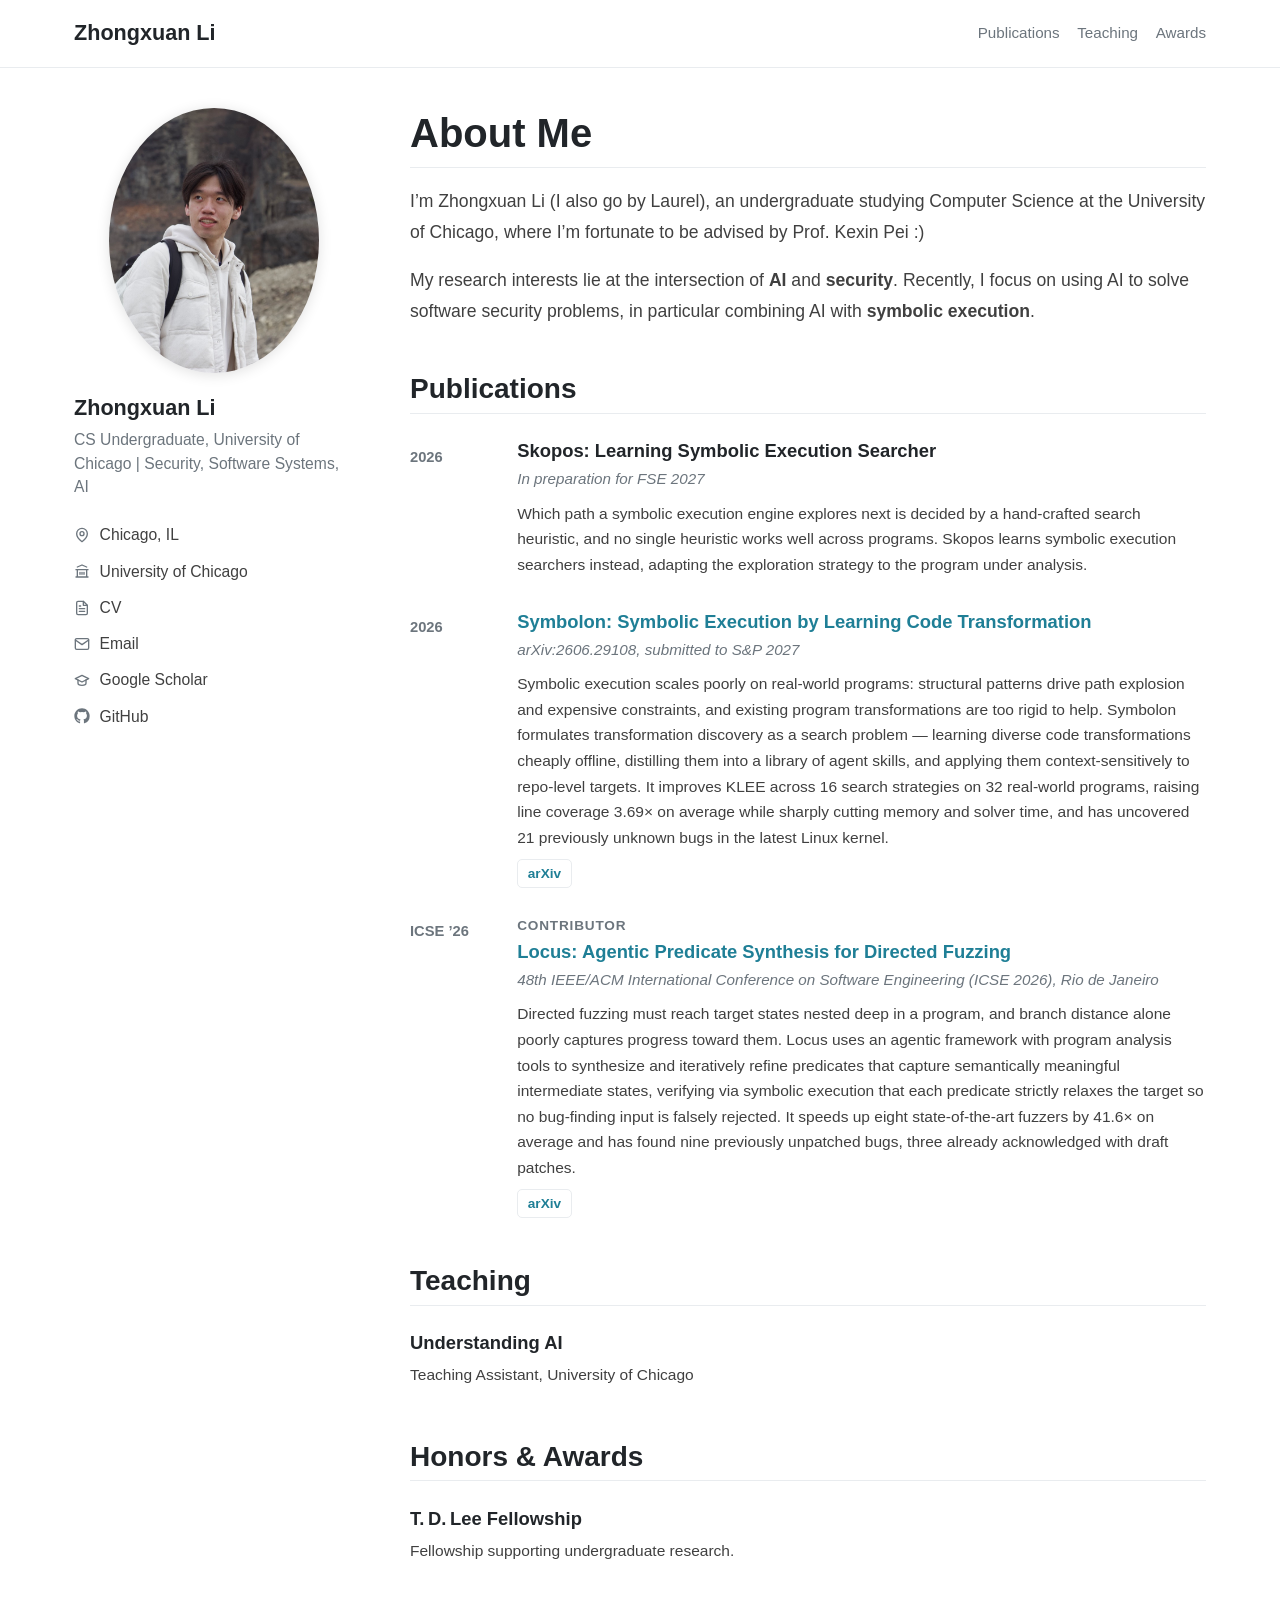
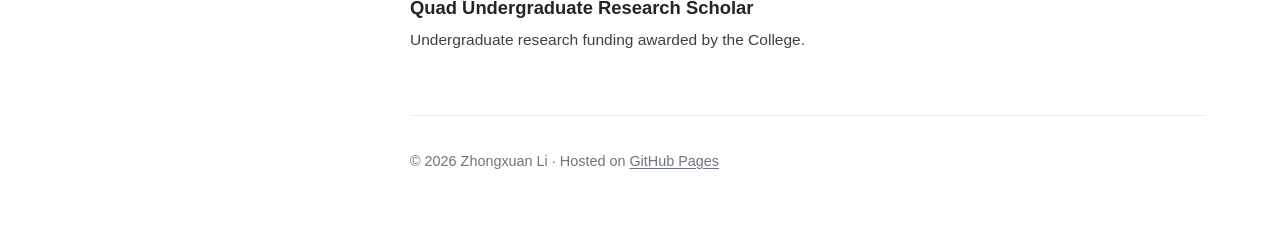
<file: index.html>
<!DOCTYPE html>
<html lang="en">
<head>
<meta charset="utf-8">
<meta name="viewport" content="width=device-width, initial-scale=1">
<title>Zhongxuan Li</title>
<meta name="description" content="Zhongxuan Li (Laurel) — University of Chicago. AI and security: using AI to solve software security problems, in particular combining AI with symbolic execution.">
<meta name="robots" content="noindex, nofollow">
<link rel="stylesheet" href="style.css">
</head>
<body id="top">
<a class="skip" href="#main">Skip to content</a>

<nav class="topbar">
  <div class="topbar-inner">
    <a class="site-title" href="#top">Zhongxuan Li</a>
    <div class="topnav">
      <a href="#publications">Publications</a>
      <a href="#teaching">Teaching</a>
      <a href="#awards">Awards</a>
    </div>
  </div>
</nav>

<div class="page">
  <aside class="profile">
    <button class="avatar-toggle" id="avatar-toggle" type="button" aria-pressed="false"
      aria-label="Reveal a hidden photo">
      <img class="avatar" src="profile.jpg" alt="Zhongxuan Li">
      <img class="avatar avatar-back" src="warmth.jpg"
        alt="Laurel smiling at a birthday cake with two lit candles">
    </button>

    <h2 class="p-name">Zhongxuan Li</h2>
    <!-- Optional: add a pronouns line here, e.g. <p class="p-pronouns">they/them</p> -->
    <p class="p-title">CS Undergraduate, University of Chicago | Security, Software Systems, AI</p>

    <ul class="p-meta">
      <li>
        <svg viewBox="0 0 24 24" width="16" height="16" fill="none" stroke="currentColor" stroke-width="2" stroke-linecap="round" stroke-linejoin="round"><path d="M20 10c0 6-8 12-8 12S4 16 4 10a8 8 0 0 1 16 0z"/><circle cx="12" cy="10" r="3"/></svg>
        <span>Chicago, IL</span>
      </li>
      <li>
        <svg viewBox="0 0 24 24" width="16" height="16" fill="none" stroke="currentColor" stroke-width="2" stroke-linecap="round" stroke-linejoin="round"><path d="M3 21h18M3 10h18M5 6l7-3 7 3M5 10v11M19 10v11M9 14v3M15 14v3M12 14v3"/></svg>
        <span>University of Chicago</span>
      </li>
      <li>
        <svg viewBox="0 0 24 24" width="16" height="16" fill="none" stroke="currentColor" stroke-width="2" stroke-linecap="round" stroke-linejoin="round"><path d="M14 2H6a2 2 0 0 0-2 2v16a2 2 0 0 0 2 2h12a2 2 0 0 0 2-2V8z"/><path d="M14 2v6h6M16 13H8M16 17H8M10 9H8"/></svg>
        <a href="cv.pdf">CV</a>
      </li>
      <li>
        <svg viewBox="0 0 24 24" width="16" height="16" fill="none" stroke="currentColor" stroke-width="2" stroke-linecap="round" stroke-linejoin="round"><rect x="2" y="4" width="20" height="16" rx="2"/><path d="m22 6-10 7L2 6"/></svg>
        <a href="mailto:zxli7@uchicago.edu">Email</a>
      </li>
      <li>
        <svg viewBox="0 0 24 24" width="16" height="16" fill="none" stroke="currentColor" stroke-width="2" stroke-linecap="round" stroke-linejoin="round"><path d="M22 10 12 5 2 10l10 5 10-5z"/><path d="M6 12v5c0 1.7 2.7 3 6 3s6-1.3 6-3v-5"/></svg>
        <!-- Replace YOUR-ID with your Google Scholar profile ID -->
        <a href="https://scholar.google.com/citations?user=YOUR-ID">Google Scholar</a>
      </li>
      <li>
        <svg viewBox="0 0 24 24" width="16" height="16" fill="currentColor"><path d="M12 .5C5.65.5.5 5.65.5 12c0 5.08 3.29 9.39 7.86 10.91.58.11.79-.25.79-.55 0-.27-.01-1.17-.02-2.12-3.2.7-3.87-1.36-3.87-1.36-.52-1.33-1.28-1.68-1.28-1.68-1.04-.71.08-.7.08-.7 1.15.08 1.76 1.19 1.76 1.19 1.03 1.75 2.69 1.25 3.34.95.1-.74.4-1.25.72-1.53-2.55-.29-5.23-1.28-5.23-5.68 0-1.26.45-2.28 1.19-3.09-.12-.29-.52-1.46.11-3.05 0 0 .97-.31 3.17 1.18a11 11 0 0 1 5.78 0c2.2-1.49 3.17-1.18 3.17-1.18.63 1.59.23 2.76.11 3.05.74.81 1.19 1.83 1.19 3.09 0 4.41-2.69 5.38-5.25 5.67.41.35.77 1.05.77 2.12 0 1.53-.01 2.76-.01 3.14 0 .3.2.66.8.55A11.51 11.51 0 0 0 23.5 12C23.5 5.65 18.35.5 12 .5z"/></svg>
        <a href="https://github.com/Laurelli7">GitHub</a>
      </li>
      <!-- Add more profiles the same way, e.g. LinkedIn, X, ORCID -->
    </ul>
  </aside>

  <main id="main">
    <section id="about">
      <h1>About Me</h1>

      <p>I&rsquo;m Zhongxuan Li (I also go by Laurel), an undergraduate studying Computer
        Science at the University of Chicago, where I&rsquo;m fortunate to be advised by
        Prof. Kexin Pei :)</p>

      <p>My research interests lie at the intersection of <strong>AI</strong> and
        <strong>security</strong>. Recently, I focus on using AI to solve software
        security problems, in particular combining AI with <strong>symbolic execution</strong>.</p>
    </section>

    <section id="publications">
      <h2>Publications</h2>

      <div class="pub">
        <span class="pub-year">2026</span>
        <div class="pub-body">
          <h3>Skopos: Learning Symbolic Execution Searcher</h3>
          <p class="pub-venue">In preparation for FSE 2027</p>
          <p class="pub-abstract">Which path a symbolic execution engine explores next is decided by
            a hand-crafted search heuristic, and no single heuristic works well across programs.
            Skopos learns symbolic execution searchers instead, adapting the exploration strategy to
            the program under analysis.</p>
        </div>
      </div>

      <div class="pub">
        <span class="pub-year">2026</span>
        <div class="pub-body">
          <h3><a href="https://arxiv.org/abs/2606.29108">Symbolon: Symbolic Execution by Learning Code Transformation</a></h3>
          <p class="pub-venue">arXiv:2606.29108, submitted to S&amp;P 2027</p>
          <p class="pub-abstract">Symbolic execution scales poorly on real-world programs: structural
            patterns drive path explosion and expensive constraints, and existing program
            transformations are too rigid to help. Symbolon formulates transformation discovery as a
            search problem &mdash; learning diverse code transformations cheaply offline, distilling them
            into a library of agent skills, and applying them context-sensitively to repo-level
            targets. It improves KLEE across 16 search strategies on 32 real-world programs, raising
            line coverage 3.69&times; on average while sharply cutting memory and solver time, and has
            uncovered 21 previously unknown bugs in the latest Linux kernel.</p>
          <p class="pub-links">
            <a href="https://arxiv.org/abs/2606.29108">arXiv</a>
          </p>
        </div>
      </div>

      <div class="pub">
        <span class="pub-year">ICSE&nbsp;&rsquo;26</span>
        <div class="pub-body">
          <p class="pub-role">Contributor</p>
          <h3><a href="https://arxiv.org/abs/2508.21302">Locus: Agentic Predicate Synthesis for Directed Fuzzing</a></h3>
          <p class="pub-venue">48th IEEE/ACM International Conference on Software Engineering (ICSE 2026), Rio de Janeiro</p>
          <p class="pub-abstract">Directed fuzzing must reach target states nested deep in a program,
            and branch distance alone poorly captures progress toward them. Locus uses an agentic
            framework with program analysis tools to synthesize and iteratively refine predicates
            that capture semantically meaningful intermediate states, verifying via symbolic
            execution that each predicate strictly relaxes the target so no bug-finding input is
            falsely rejected. It speeds up eight state-of-the-art fuzzers by 41.6&times; on average and
            has found nine previously unpatched bugs, three already acknowledged with draft
            patches.</p>
          <p class="pub-links">
            <a href="https://arxiv.org/abs/2508.21302">arXiv</a>
          </p>
        </div>
      </div>
    </section>

    <section id="teaching">
      <h2>Teaching</h2>

      <div class="pub pub-noyear">
        <div class="pub-body">
          <h3>Understanding AI</h3>
          <p class="pub-abstract">Teaching Assistant, University of Chicago</p>
        </div>
      </div>
    </section>

    <section id="awards">
      <h2>Honors &amp; Awards</h2>

      <div class="pub pub-noyear">
        <div class="pub-body">
          <h3>T.&thinsp;D.&thinsp;Lee Fellowship</h3>
          <!-- Add the awarding institution or program if you'd like -->
          <p class="pub-abstract">Fellowship supporting undergraduate research.</p>
        </div>
      </div>

      <div class="pub pub-noyear">
        <div class="pub-body">
          <h3>Quad Undergraduate Research Scholar</h3>
          <!-- Optional: one line on the project the funding supported -->
          <p class="pub-abstract">Undergraduate research funding awarded by the College.</p>
        </div>
      </div>
    </section>

    <footer class="foot">
      <p>&copy; 2026 Zhongxuan Li &middot; Hosted on <a href="https://github.com/Laurelli7/Laurelli7.github.io">GitHub Pages</a></p>
    </footer>
  </main>
</div>

<script>
  (function () {
    var btn = document.getElementById("avatar-toggle");
    btn.addEventListener("click", function () {
      var on = btn.classList.toggle("lit");
      btn.setAttribute("aria-pressed", String(on));
    });
  })();
</script>
</body>
</html>
</file>
<file: style.css>
/* ---------- Theme ---------- */
:root {
  --bg: #ffffff;
  --text: #404040;
  --heading: #212529;
  --muted: #6c757d;
  --accent: #1f7f96;
  --rule: #e9ecef;
  --chip: #f1f3f5;
  --max: 1180px;
}

/* ---------- Base ---------- */
* { box-sizing: border-box; }

html { scroll-behavior: smooth; scroll-padding-top: 4.5rem; }

body {
  margin: 0;
  background: var(--bg);
  color: var(--text);
  font-family: -apple-system, BlinkMacSystemFont, "Segoe UI", Roboto,
    "Helvetica Neue", Arial, sans-serif;
  font-size: 1.1rem;
  line-height: 1.75;
}

a {
  color: var(--accent);
  font-weight: 600;
  text-decoration: underline;
  text-underline-offset: 2px;
}
a:hover { opacity: 0.85; }

h1, h2, h3 { color: var(--heading); line-height: 1.25; }

.skip {
  position: absolute;
  left: -999px;
  top: 0;
  background: var(--bg);
  padding: 0.5rem 1rem;
  z-index: 10;
}
.skip:focus { left: 0; }

/* ---------- Top bar ---------- */
.topbar {
  position: sticky;
  top: 0;
  z-index: 5;
  background: var(--bg);
  border-bottom: 1px solid var(--rule);
}

.topbar-inner {
  max-width: var(--max);
  margin: 0 auto;
  padding: 0.9rem 1.5rem;
  display: flex;
  align-items: center;
  justify-content: space-between;
  gap: 1rem;
}

.site-title {
  font-size: 1.35rem;
  font-weight: 700;
  color: var(--heading);
  text-decoration: none;
}

.topnav {
  display: flex;
  align-items: center;
  gap: 1.1rem;
}

.topnav a {
  font-size: 0.95rem;
  font-weight: 500;
  color: var(--muted);
  text-decoration: none;
}
.topnav a:hover { color: var(--accent); opacity: 1; }

/* ---------- Layout ---------- */
.page {
  max-width: var(--max);
  margin: 0 auto;
  padding: 2.5rem 1.5rem 3rem;
  display: grid;
  grid-template-columns: 280px minmax(0, 1fr);
  gap: 3.5rem;
}

/* ---------- Sidebar ---------- */
.profile {
  text-align: left;
}

@media (min-width: 861px) {
  .profile {
    position: sticky;
    top: 5.5rem;
    align-self: start;
  }
}

.avatar-toggle {
  position: relative;
  display: block;
  width: 210px;
  height: 265px;
  margin: 0 auto 1.4rem;
  padding: 0;
  border: none;
  background: none;
  cursor: pointer;
  border-radius: 50%;
  box-shadow: 0 2px 14px rgba(0, 0, 0, 0.12);
  transition: box-shadow 0.25s ease;
}
.avatar-toggle:hover,
.avatar-toggle:focus-visible {
  box-shadow: 0 2px 14px rgba(0, 0, 0, 0.12), 0 0 26px rgba(255, 166, 87, 0.55);
}

.avatar {
  position: absolute;
  inset: 0;
  width: 100%;
  height: 100%;
  border-radius: 50%;
  object-fit: cover;
}

.avatar-back {
  opacity: 0;
  transition: opacity 0.6s ease;
}

.avatar-toggle.lit {
  box-shadow: 0 2px 14px rgba(0, 0, 0, 0.12),
    0 0 34px rgba(255, 140, 40, 0.75),
    0 0 80px rgba(255, 140, 40, 0.35);
}
.avatar-toggle.lit .avatar-back { opacity: 1; }

.p-name {
  margin: 0 0 0.2rem;
  font-size: 1.35rem;
  font-weight: 700;
}

.p-pronouns {
  margin: 0 0 0.6rem;
  color: var(--muted);
  font-size: 0.95rem;
}

.p-title {
  margin: 0.4rem 0 1.4rem;
  color: var(--muted);
  font-size: 0.98rem;
  line-height: 1.5;
}

.p-meta {
  list-style: none;
  margin: 0;
  padding: 0;
}

.p-meta li {
  display: flex;
  align-items: center;
  gap: 0.6rem;
  margin: 0.55rem 0;
  font-size: 0.98rem;
}

.p-meta svg { flex: none; color: var(--muted); }

.p-meta a {
  color: var(--text);
  font-weight: 500;
  text-decoration: none;
}
.p-meta a:hover { color: var(--accent); opacity: 1; }

/* ---------- Main content ---------- */
main h1 {
  margin: 0 0 0.6rem;
  font-size: 2.5rem;
  font-weight: 700;
  padding-bottom: 0.6rem;
  border-bottom: 1px solid var(--rule);
}

main h2 {
  margin: 2.8rem 0 0.8rem;
  font-size: 1.75rem;
  font-weight: 700;
  padding-bottom: 0.4rem;
  border-bottom: 1px solid var(--rule);
}

.note { color: var(--muted); }

/* ---------- Publication-style entries ---------- */
.pub {
  display: grid;
  grid-template-columns: 5.5rem minmax(0, 1fr);
  gap: 1.2rem;
  margin: 1.6rem 0;
}

.pub-noyear { grid-template-columns: minmax(0, 1fr); }

.pub-year {
  color: var(--muted);
  font-size: 0.92rem;
  font-weight: 600;
  padding-top: 0.35rem;
  white-space: nowrap;
}

.pub-body h3 {
  margin: 0 0 0.25rem;
  font-size: 1.15rem;
}
.pub-body h3 a { text-decoration: none; }
.pub-body h3 a:hover { text-decoration: underline; }

.pub-role {
  margin: 0 0 0.15rem;
  color: var(--muted);
  font-size: 0.85rem;
  font-weight: 600;
  text-transform: uppercase;
  letter-spacing: 0.06em;
}

.pub-venue {
  margin: 0.1rem 0;
  color: var(--muted);
  font-size: 0.95rem;
  font-style: italic;
}

.pub-abstract {
  margin: 0.5rem 0 0.4rem;
  font-size: 0.97rem;
  line-height: 1.65;
}

.pub-links { margin: 0.2rem 0 0; }
.pub-links a {
  display: inline-block;
  margin-right: 0.4rem;
  padding: 0.1rem 0.6rem;
  border: 1px solid var(--rule);
  border-radius: 5px;
  font-size: 0.85rem;
  text-decoration: none;
}
.pub-links a:hover { border-color: var(--accent); opacity: 1; }

@media (prefers-reduced-motion: reduce) {
  .avatar-back, .avatar-toggle { transition: none; }
}

/* ---------- Footer ---------- */
.foot {
  margin-top: 3.5rem;
  padding-top: 1.2rem;
  border-top: 1px solid var(--rule);
  color: var(--muted);
  font-size: 0.9rem;
}
.foot a { color: var(--muted); font-weight: 500; }

/* ---------- Mobile ---------- */
@media (max-width: 860px) {
  .page {
    grid-template-columns: 1fr;
    gap: 2rem;
    padding-top: 1.8rem;
  }

  .profile { text-align: center; }

  .p-meta {
    display: flex;
    flex-wrap: wrap;
    justify-content: center;
    gap: 0.2rem 1.2rem;
  }
  .p-meta li { margin: 0.2rem 0; }

  main h1 { font-size: 2rem; }

  .pub {
    grid-template-columns: 1fr;
    gap: 0.15rem;
  }
  .pub-year { padding-top: 0; }
}
</file>
